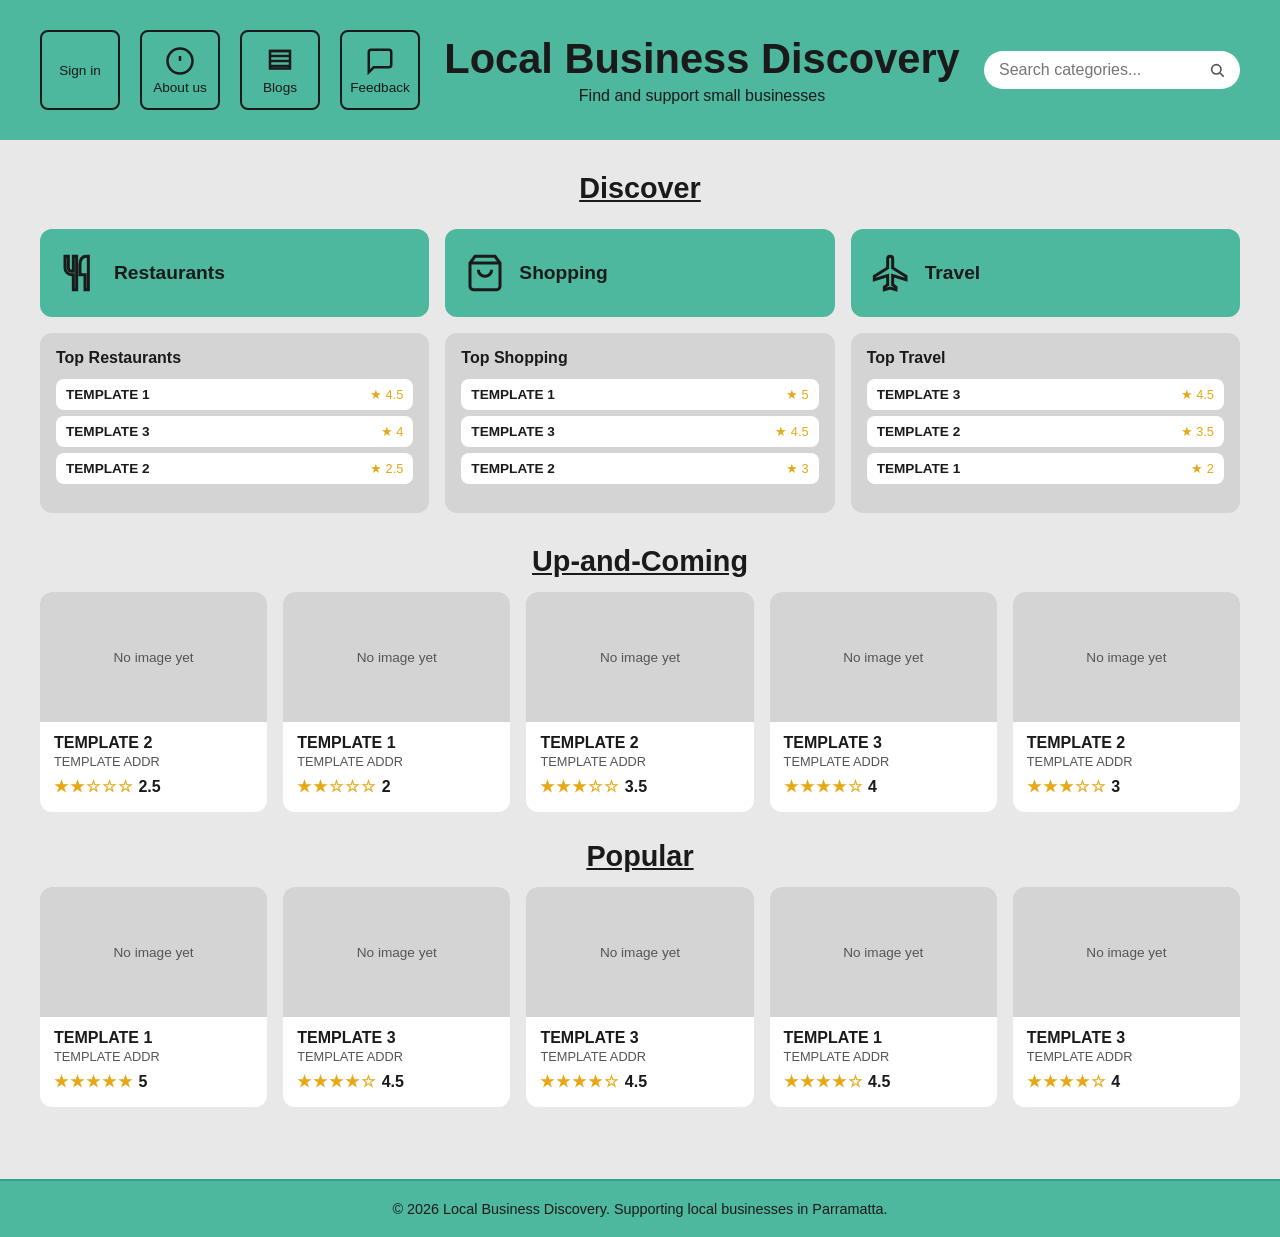
<file: index.html>
<!DOCTYPE html>
<html lang="en">
    <head>
        <meta charset="UTF-8">
        <meta name="viewport" content="width=device-width, initial-scale=1.0">
        <title>Local Business Discovery</title>
        <link rel="stylesheet" href="css/base.css">
        <link rel="stylesheet" href="css/header.css">
        <link rel="stylesheet" href="css/home.css">
        <link rel="stylesheet" href="css/listings.css">
		<link rel="stylesheet" href="css/mobile.css">
    </head>
        <body>

        <!-- main header -->
        <header class="site-header">
            <div class="header-actions">
                <a id="header-auth-link" href="pages/login.html" class="header-action">
					<svg viewBox="0 0 24 24" fill="none" stroke="currentColor" stroke-width="2">
						<circle cx="12" cy="8" r="4"/>
						<path d="M4 20c0-4 4-6 8-6s8 2 8 6"/>
					</svg>
					Sign in
				</a>
                <a href="pages/about.html" class="header-action">
                    <svg viewBox="0 0 24 24" fill="none" stroke="currentColor" stroke-width="2">
                        <circle cx="12" cy="12" r="10"/>
                        <line x1="12" y1="8" x2="12" y2="12"/>
                        <line x1="12" y1="16" x2="12.01" y2="16"/>
                    </svg>
                    About us
                </a>
				<a href="pages/blog.html" class="header-action">
                    <svg viewBox="0 0 24 24" fill="none" stroke="currentColor" stroke-width="2">
                        <path d="M4 4h16v14H4z"/>
                        <line x1="4" y1="4" x2="20" y2="4"/>
                        <line x1="4" y1="8" x2="20" y2="8"/>
                        <line x1="4" y1="12" x2="20" y2="12"/>
                        <line x1="4" y1="16" x2="20" y2="16"/>
                    </svg>
                    Blogs
                </a>
				<a href="pages/feedback-form.html" class="header-action">
                    <svg viewBox="0 0 24 24" fill="none" stroke="currentColor" stroke-width="2">
                        <path d="M21 15a2 2 0 0 1-2 2H7l-4 4V5a2 2 0 0 1 2-2h14a2 2 0 0 1 2 2z"/>
                    </svg>
                    Feedback
                </a>
            </div>

            <div class="header-title"> <!-- this header is off center but who cares anymore -->
                <h1>Local Business Discovery</h1>
                <p>Find and support small businesses</p>
            </div>

            <div class="search-bar">
                <input type="text" placeholder="Search categories...">
                <button aria-label="Search">
                    <svg width="16" height="16" viewBox="0 0 24 24" fill="none" stroke="currentColor" stroke-width="2.5">
                        <circle cx="11" cy="11" r="7"/>
                        <line x1="16.5" y1="16.5" x2="22" y2="22"/>
                    </svg>
                </button>
            </div>
        </header>

        <main class="discover-section">
            <h2>Discover</h2>

            <!-- top category tiles -->
            <div class="category-grid-top">
                <a href="pages/listings.html?category=restaurants" class="category-card">
                    <svg viewBox="0 0 24 24" fill="none" stroke="currentColor" stroke-width="1.8">
                        <path d="M3 2v7c0 2.2 1.8 4 4 4h1v9h2V2H8v9H7C5.9 11 5 10.1 5 9V2H3zM16 2c-2.4 0-4 1.6-4 5v6h3v9h2V2h-1z"/>
                    </svg>
                    Restaurants
                </a>
                <a href="pages/listings.html?category=shopping" class="category-card">
                    <svg viewBox="0 0 24 24" fill="none" stroke="currentColor" stroke-width="1.8">
                        <path d="M6 2L3 6v14a2 2 0 002 2h14a2 2 0 002-2V6l-3-4z"/>
                        <line x1="3" y1="6" x2="21" y2="6"/>
                        <path d="M16 10a4 4 0 01-8 0"/>
                    </svg>
                    Shopping
                </a>
                <a href="pages/listings.html?category=travel" class="category-card">
                    <svg viewBox="0 0 24 24" fill="none" stroke="currentColor" stroke-width="1.8">
                        <path d="M21 16v-2l-8-5V3.5a1.5 1.5 0 00-3 0V9l-8 5v2l8-2.5V19l-2 1.5V22l3.5-1 3.5 1v-1.5L13 19v-5.5l8 2.5z"/>
                    </svg>
                    Travel
                </a>
            </div>

            <!-- top rated per category -->
            <div class="category-grid-bottom">
                <div class="service-card">
                    <h3 class="service-card-title">Top Restaurants</h3>
                    <div class="service-card-list" id="top-restaurants"></div>
                </div>
                <div class="service-card">
                    <h3 class="service-card-title">Top Shopping</h3>
                    <div class="service-card-list" id="top-shopping"></div>
                </div>
                <div class="service-card">
                    <h3 class="service-card-title">Top Travel</h3>
                    <div class="service-card-list" id="top-travel"></div>
                </div>
            </div>

			<div class="featured">
                <div class="up-and-coming"> <!-- low review count -->
                    <h2>Up-and-Coming</h2>
                    <div class="featured-row" id="up-and-coming-listings"></div>
                </div>
                <div class="popular"> <!-- top rated across all categories -->
                    <h2>Popular</h2>
                    <div class="featured-row" id="popular-listings"></div>
                </div>
            </div>
        </main>

        <script src="js/init-templates.js"></script>
        <script src="js/auth.js"></script>
        <script src="js/data.js"></script>
        <script src="js/main.js"></script>
    </main>

    <footer>
        <p>&copy; 2026 Local Business Discovery. Supporting local businesses in Parramatta.</p>
    </footer>
    </body>
</html>
</file>
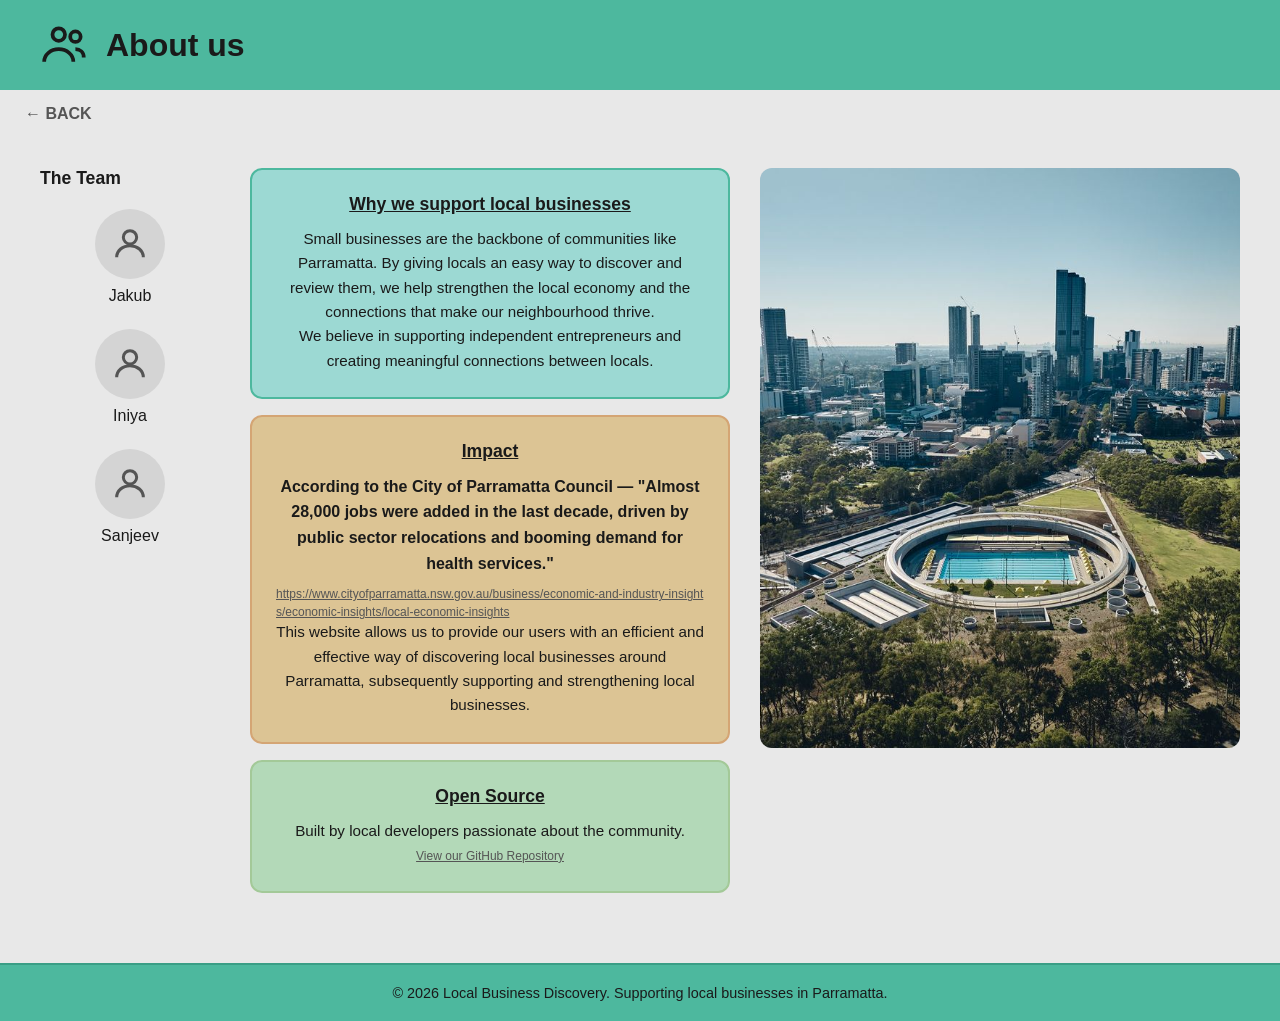
<file: pages/about.html>
<!doctype html>
<html lang="en">
	<head>
		<meta charset="UTF-8" />
		<meta name="viewport" content="width=device-width, initial-scale=1.0" />
		<title>About Us - Local Business Discovery</title>
		<link rel="stylesheet" href="../css/base.css" />
		<link rel="stylesheet" href="../css/header.css" />
		<link rel="stylesheet" href="../css/about.css" />
		<link rel="stylesheet" href="../css/mobile.css">
	</head>
	<body>
		<!-- header -->
		<header class="about-header">
			<div class="header-title">
				<svg
					viewBox="0 0 24 24"
					fill="none"
					stroke="currentColor"
					stroke-width="1.8"
				>
					<circle cx="9" cy="7" r="3" />
					<circle cx="17" cy="8" r="2.5" />
					<path d="M2 20c0-3.3 3.1-6 7-6s7 2.7 7 6" />
					<path d="M17 14c2.2 0 4 1.5 4 4" />
				</svg>
				About us
			</div>
		</header>

		<div class="listings-toolbar">
			<a class="back-link" id="back-link" href="../index.html">← BACK</a>
		</div>

		<!-- main content -->
		<main class="about-body">
			<!-- left: the team -->
			<div class="team-section">
				<h3>The Team</h3>

				<div class="team-member">
					<div class="team-avatar">
						<svg
							viewBox="0 0 24 24"
							fill="none"
							stroke="currentColor"
							stroke-width="1.8"
						>
							<circle cx="12" cy="8" r="4" />
							<path d="M4 20c0-4 3.6-7 8-7s8 3 8 7" />
						</svg>
					</div>
					<span>Jakub</span>
				</div>

				<div class="team-member">
					<div class="team-avatar">
						<svg
							viewBox="0 0 24 24"
							fill="none"
							stroke="currentColor"
							stroke-width="1.8"
						>
							<circle cx="12" cy="8" r="4" />
							<path d="M4 20c0-4 3.6-7 8-7s8 3 8 7" />
						</svg>
					</div>
					<span>Iniya</span>
				</div>

				<div class="team-member">
					<div class="team-avatar">
						<svg
							viewBox="0 0 24 24"
							fill="none"
							stroke="currentColor"
							stroke-width="1.8"
						>
							<circle cx="12" cy="8" r="4" />
							<path d="M4 20c0-4 3.6-7 8-7s8 3 8 7" />
						</svg>
					</div>
					<span>Sanjeev</span>
				</div>
			</div>

			<!-- middle: content cards -->
			<div class="about-content">
				<div class="about-card">
					<h3>Why we support local businesses</h3>
					<p>
						Small businesses are the backbone of communities like Parramatta. By
						giving locals an easy way to discover and review them, we help
						strengthen the local economy and the connections that make our
						neighbourhood thrive.
					</p>
					<p>
						We believe in supporting independent entrepreneurs and creating
						meaningful connections between locals.
					</p>
				</div>

				<div class="about-card">
					<h3>Impact</h3>
					<p class="stat">
						According to the City of Parramatta Council —
						<strong
							>"Almost 28,000 jobs were added in the last decade, driven by
							public sector relocations and booming demand for health
							services."</strong
						>
					</p>
					<a class="source" href="https://www.cityofparramatta.nsw.gov.au/business/economic-and-industry-insights/economic-insights/local-economic-insights">
						https://www.cityofparramatta.nsw.gov.au/business/economic-and-industry-insights/economic-insights/local-economic-insights
					</a>
					<p>
						This website allows us to provide our users with an efficient and
						effective way of discovering local businesses around Parramatta,
						subsequently supporting and strengthening local businesses.
					</p>
				</div>

				<div class="about-card">
					<h3>Open Source</h3>
					<p>Built by local developers passionate about the community.</p>
					<p>
						<a
							class="source"
							href="https://github.com/formulated0/local-business-discovery"
							target="_blank"
							>View our GitHub Repository</a
						>
					</p>
				</div>
			</div>

			<!-- right: parramatta image -->
			<div class="about-image">
				<img src="../images/parramatta.jpg" alt="Parramatta community" />
			</div>
		</main>

		<footer>
			<p>
				&copy; 2026 Local Business Discovery. Supporting local businesses in
				Parramatta.
			</p>
		</footer>
	</body>
</html>
</file>
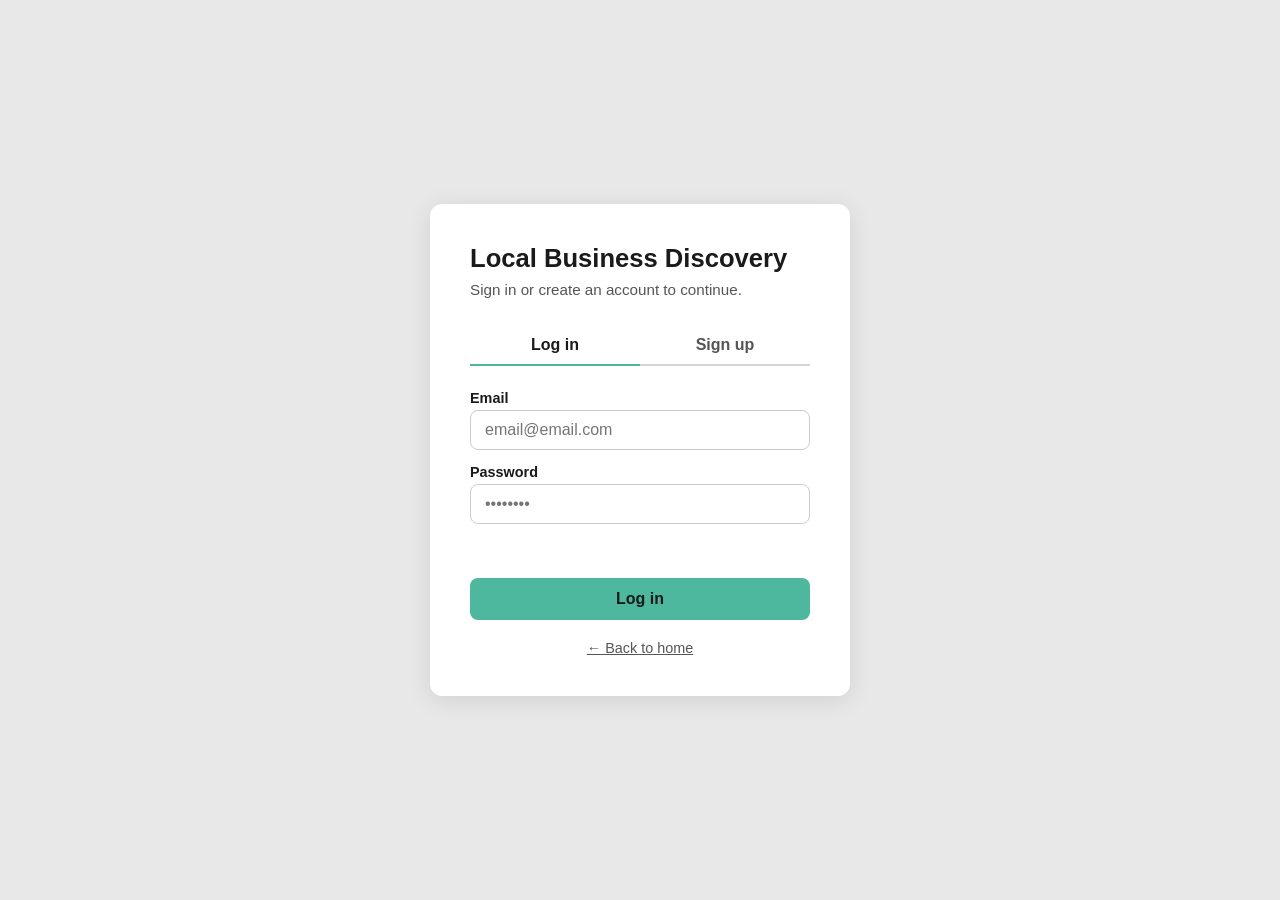
<file: pages/account.html>
<!DOCTYPE html>
<html lang="en">
	<head>
		<meta charset="UTF-8">
		<meta name="viewport" content="width=device-width, initial-scale=1.0">
		<title>Account - Local Business Discovery</title>
		<link rel="stylesheet" href="../css/base.css">
		<link rel="stylesheet" href="../css/header.css">
		<link rel="stylesheet" href="../css/account.css">
	</head>
	<body>

		<header class="account-header">
			<div class="header-title">
				<svg viewBox="0 0 24 24" fill="none" stroke="currentColor" stroke-width="1.8">
					<circle cx="12" cy="8" r="4"/>
					<path d="M4 20c0-4 3.6-7 8-7s8 3 8 7"/>
				</svg>
				<span id="page-title">My Account</span>
			</div>
		</header>

		<div class="listings-toolbar">
			<a href="../index.html" class="back-link">← BACK</a>
		</div>

		<main class="account-body">

			<!-- profile summary -->
			<div class="profile-card">
				<div class="profile-avatar">
					<svg viewBox="0 0 24 24" fill="none" stroke="currentColor" stroke-width="1.8">
						<circle cx="12" cy="8" r="4"/>
						<path d="M4 20c0-4 3.6-7 8-7s8 3 8 7"/>
					</svg>
				</div>
				<div class="profile-info">
					<h2 id="profile-name">-</h2>
					<p class="profile-email" id="profile-email">–</p>
					<p class="profile-type" id="profile-type">–</p>
				</div>
			</div>

			<!-- business listing editor (shown for business accounts only) -->
			<div class="section-card" id="listing-section" style="display:none">
				<h3>
					Your Listing
					<span class="listing-status draft" id="listing-status">Draft</span>
				</h3>
				<div class="listing-form">
					<div>
						<label for="listing-name">Business name</label>
						<input type="text" id="listing-name" placeholder="e.g. Corner Cafe">
					</div>
					<div>
						<label for="listing-category">Category</label>
						<select id="listing-category">
							<option value="restaurants">Restaurants</option>
							<option value="shopping">Shopping</option>
							<option value="travel">Travel</option>
						</select>
					</div>
					<div>
						<label for="listing-address">Address</label>
						<input type="text" id="listing-address" placeholder="e.g. 12 Church St, Parramatta">
					</div>
					<div>
						<label for="listing-description">Description</label>
						<textarea id="listing-description" placeholder="Tell customers about your business..."></textarea>
					</div>
					<div>
						<label for="listing-image">Business image</label>
						<input type="file" id="listing-image" accept="image/*">
						<p class="type-hint" id="image-hint">Optional. Shown on your listing card and detail page.</p>
						<div id="image-preview" style="display:none;margin-top:8px">
							<img id="image-preview-img" style="max-width:100%;border-radius:8px;max-height:160px;object-fit:cover" alt="preview">
						</div>
					</div>
					<p class="save-feedback" id="save-feedback"></p>
					<div class="btn-row">
						<button class="btn btn-primary" onclick="saveListing(false)">Save draft</button>
						<button class="btn btn-primary" onclick="saveListing(true)">Publish listing</button>
					</div>
				</div>
			</div>

			<!-- account actions -->
			<div class="section-card">
				<h3>Account</h3>
				<div class="btn-row">
					<button class="btn btn-danger" onclick="doLogout()">Log out</button>
				</div>
			</div>

		</main>

		<script src="../js/auth.js"></script>
		<script src="../js/data.js"></script>
		<script src="../js/account.js"></script>
	</main>

	<footer>
		<p>&copy; 2026 Local Business Discovery. Supporting local businesses in Parramatta.</p>
	</footer>
	</body>
</html>
</file>
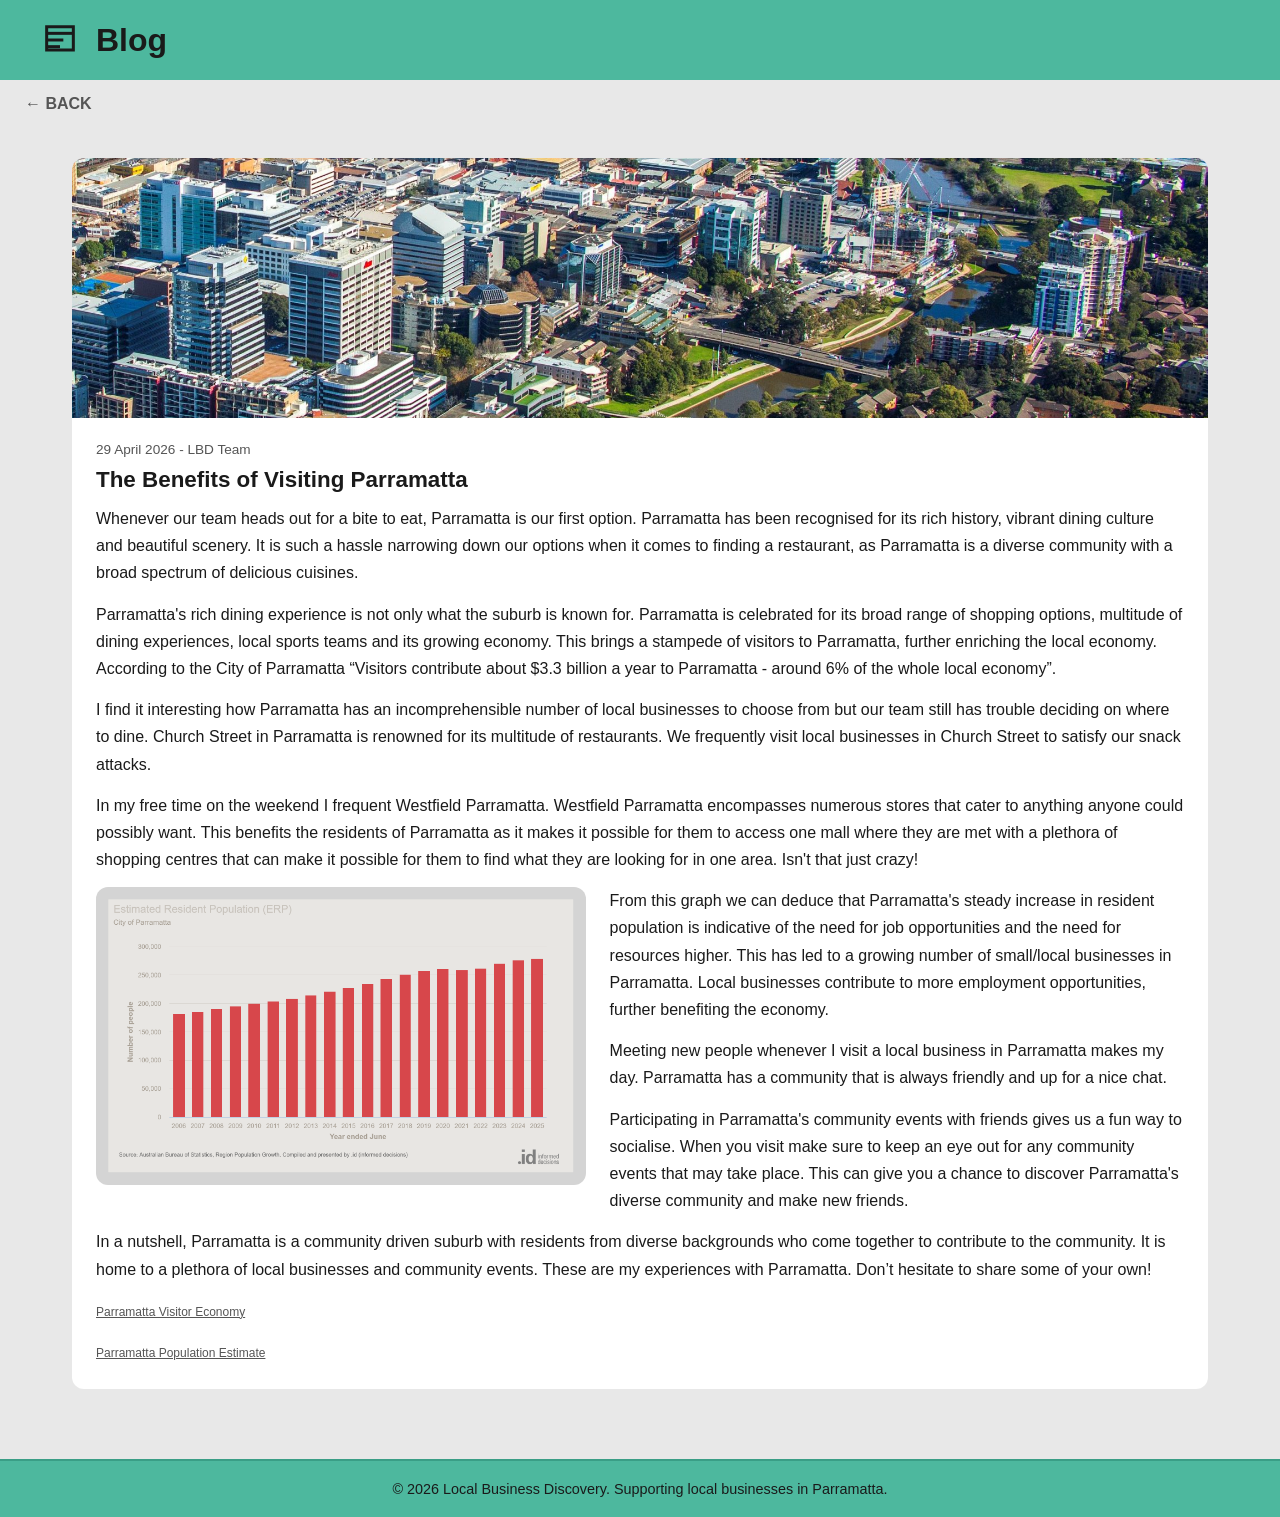
<file: pages/blog.html>
<!DOCTYPE html>
<html lang="en">
	<head>
		<meta charset="UTF-8">
		<meta name="viewport" content="width=device-width, initial-scale=1.0">
		<title>Blog - Local Business Discovery</title>
		<link rel="stylesheet" href="../css/base.css">
		<link rel="stylesheet" href="../css/header.css">
		<link rel="stylesheet" href="../css/blog.css">
	</head>
	<body>

		<header class="blog-header">
			<div class="header-title">
				<svg viewBox="0 0 24 24" fill="none" stroke="currentColor" stroke-width="1.8">
					<path d="M4 4h16v14H4z"/>
					<line x1="4" y1="8" x2="20" y2="8"/>
					<line x1="4" y1="12" x2="14" y2="12"/>
					<line x1="4" y1="16" x2="12" y2="16"/>
				</svg>
				Blog
			</div>
		</header>

		<div class="listings-toolbar">
			<a href="../index.html" class="back-link">← BACK</a>
		</div>

		<main class="blog-body">
			<article class="blog-card">
				<div class="blog-card-image">
					<img src="../images/parramatta2.jpg" alt="picture of parramatta">
				</div>
				<div class="blog-card-body">
					<p class="blog-card-meta">29 April 2026 - LBD Team</p>
					<h2 class="blog-card-title">The Benefits of Visiting Parramatta</h2>
					<div class="blog-card-content">
						<p>
							Whenever our team heads out for a bite to eat, Parramatta is our first option. Parramatta has been recognised for its rich history, vibrant dining culture and beautiful scenery. It is such a hassle narrowing down our options when it comes to finding a restaurant, as Parramatta is a diverse community with a broad spectrum of delicious cuisines.
						</p>
						<p>
							Parramatta's rich dining experience is not only what the suburb is known for. Parramatta is celebrated for its broad range of shopping options, multitude of dining experiences, local sports teams and its growing economy. This brings a stampede of visitors to Parramatta, further enriching the local economy. According to the City of Parramatta “Visitors contribute about $3.3 billion a year to Parramatta - around 6% of the whole local economy”.
						</p>
						<p>
							I find it interesting how Parramatta has an incomprehensible number of local businesses to choose from but our team still has trouble deciding on where to dine. Church Street in Parramatta is renowned for its multitude of restaurants. We frequently visit local businesses in Church Street to satisfy our snack attacks.
						</p>
						<p>
							In my free time on the weekend I frequent Westfield Parramatta. Westfield Parramatta encompasses numerous stores that cater to anything anyone could possibly want. This benefits the residents of Parramatta as it makes it possible for them to access one mall where they are met with a plethora of shopping centres that can make it possible for them to find what they are looking for in one area. Isn't that just crazy!
						</p>
						<div class="blog-content-image">
							<img src="../images/graph.png" alt="parramatta visitor economy graph">
						</div>
						<p>
							From this graph we can deduce that Parramatta's steady increase in resident population is indicative of the need for job opportunities and the need for resources higher. This has led to a growing number of small/local businesses in Parramatta. Local businesses contribute to more employment opportunities, further benefiting the economy.
						</p>
						<p>
							Meeting new people whenever I visit a local business in Parramatta makes my day. Parramatta has a community that is always friendly and up for a nice chat.
						</p>
						<p>
							Participating in Parramatta's community events with friends gives us a fun way to socialise. When you visit make sure to keep an eye out for any community events that may take place. This can give you a chance to discover Parramatta's diverse community and make new friends. 

						</p>
						<p>
							In a nutshell, Parramatta is a community driven suburb with residents from diverse backgrounds who come together to contribute to the community. It is home to a plethora of local businesses and community events. These are my experiences with Parramatta. Don’t hesitate to share some of your own!
						</p>
						<p>
							<a
								class="source"
								href="https://atparramatta.com/business/parramattas-visitor-economy#:~:text=Over%2060%25%20of%20all%20local,above%20the%20Greater%20Sydney%20average"
								target="_blank">
								Parramatta Visitor Economy
							</a>
						</p>
						<p>
							<a
								class="source"
								href="https://profile.id.com.au/parramatta/population-estimate"
								target="_blank">
								Parramatta Population Estimate
							</a>
						</p>
					</div>
				</div>
			</article>
		</main>
		<footer>
			<p>&copy; 2026 Local Business Discovery. Supporting local businesses in Parramatta.</p>
		</footer>
	</body>
</html>
</file>
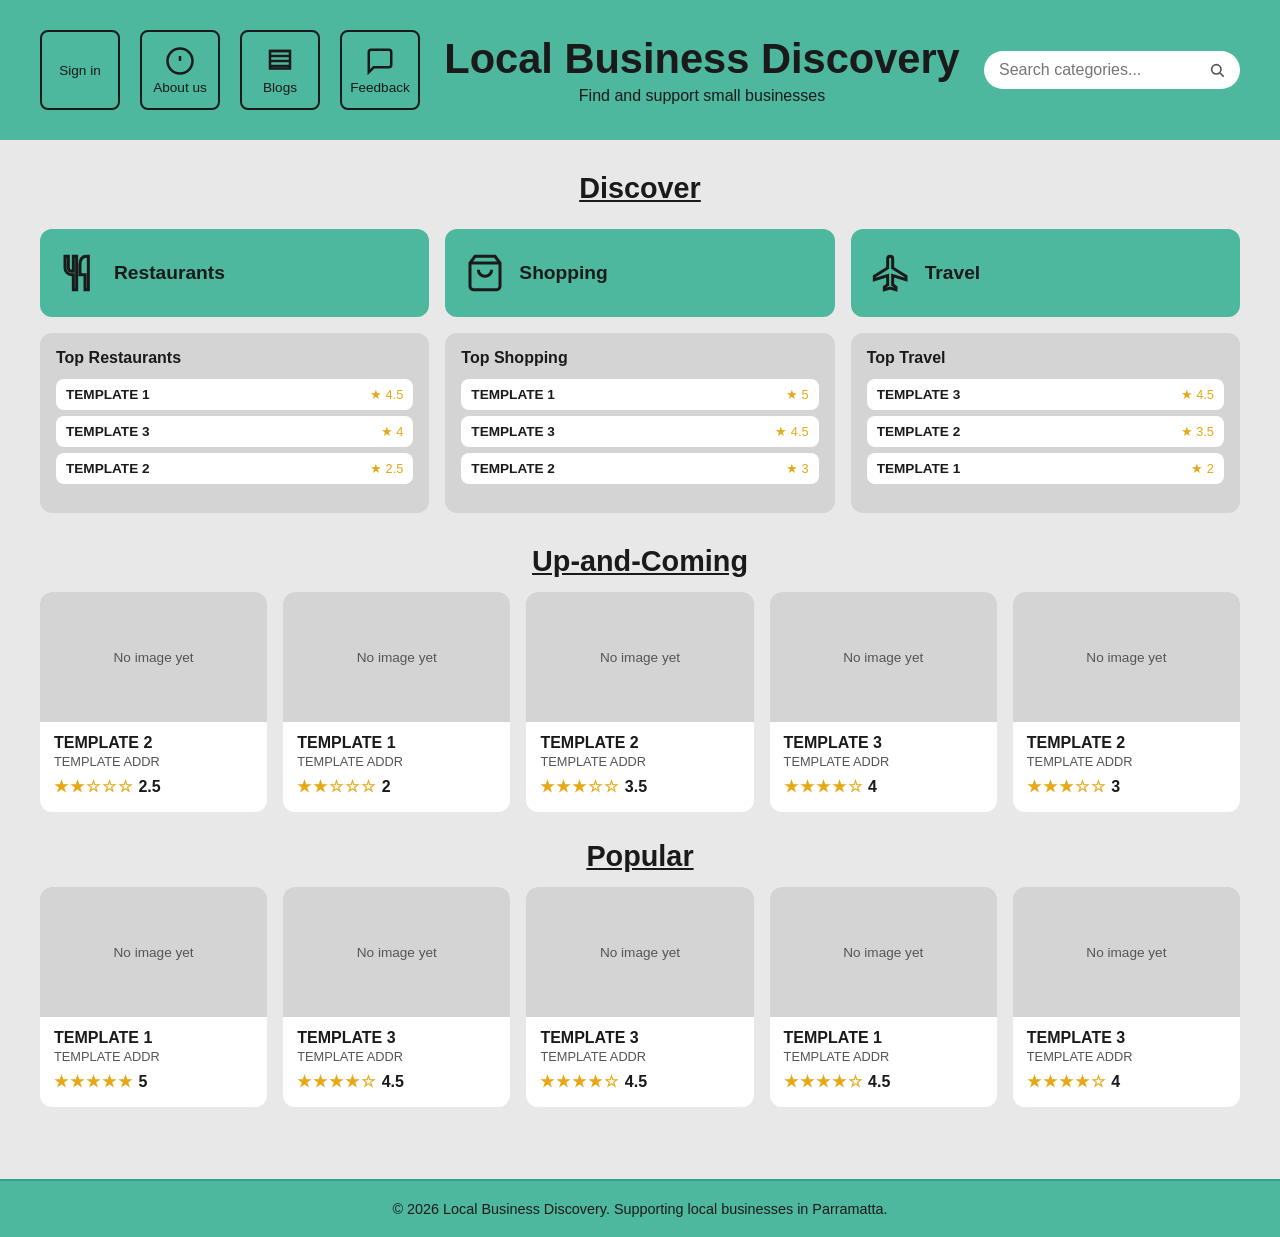
<file: pages/business.html>
<!DOCTYPE html>
<html lang="en">
	<head>
		<meta charset="UTF-8">
		<meta name="viewport" content="width=device-width, initial-scale=1.0">
		<title>Business - Local Business Discovery</title>
		<link rel="stylesheet" href="../css/base.css">
		<link rel="stylesheet" href="../css/header.css">
		<link rel="stylesheet" href="../css/business.css">
		<link rel="stylesheet" href="../css/mobile.css">
	</head>
	<body>

		<!-- business header -->
		<header class="business-header">
			<div class="header-title">
				<span id="business-name">Business Name</span>
			</div>
		</header>

		<!-- toolbar -->
		<div class="listings-toolbar">
			<a class="back-link" id="back-link" href="../index.html">← BACK</a>
		</div>

		<!-- main content -->
		<main class="business-body">

			<!-- left: description + address -->
			<div class="business-left">
				<div class="business-description" id="business-description">
					Business description...
				</div>
				<div class="business-address-box">
					<span class="address-label">📍 Address</span> <!-- this emoji might not render on all devices - not fixable for now -->
					<p id="business-address">-</p>
				</div>
			</div>

			<!-- middle: image + star rating -->
			<div class="business-middle">
				<div class="business-image" id="business-image">
					<span>No image provided</span>
				</div>
				<div class="business-stars" id="business-stars">
					☆☆☆☆☆ <span>No ratings yet</span>
				</div>
			</div>

			<!-- right: reviews -->
			<div class="business-reviews">
				<h2>Reviews</h2>

				<button class="btn btn-primary review-btn" id="write-review-btn" onclick="startReview()">Write a review</button>

				<!-- review form (hidden until write-review clicked) -->
				<div class="review-form" id="review-form" style="display:none">
					<div class="star-picker">
						<span class="star-pick" data-value="1">★</span>
						<span class="star-pick" data-value="2">★</span>
						<span class="star-pick" data-value="3">★</span>
						<span class="star-pick" data-value="4">★</span>
						<span class="star-pick" data-value="5">★</span>
					</div>
					<textarea id="review-text" placeholder="Share your experience..."></textarea>
					<p class="review-error" id="review-error"></p>
					<div class="btn-row">
						<button class="btn btn-primary" onclick="submitReview()">Submit</button>
						<button class="btn btn-secondary" onclick="cancelReview()">Cancel</button>
					</div>
				</div>

				<div id="reviews-list">
					<!-- rendered by business.js -->
				</div>
			</div>

		</main>

		<script src="../js/auth.js"></script>
		<script src="../js/data.js"></script>
		<script src="../js/business.js"></script>
	</main>

	<footer>
		<p>&copy; 2026 Local Business Discovery. Supporting local businesses in Parramatta.</p>
	</footer>
	</body>
</html>
</file>
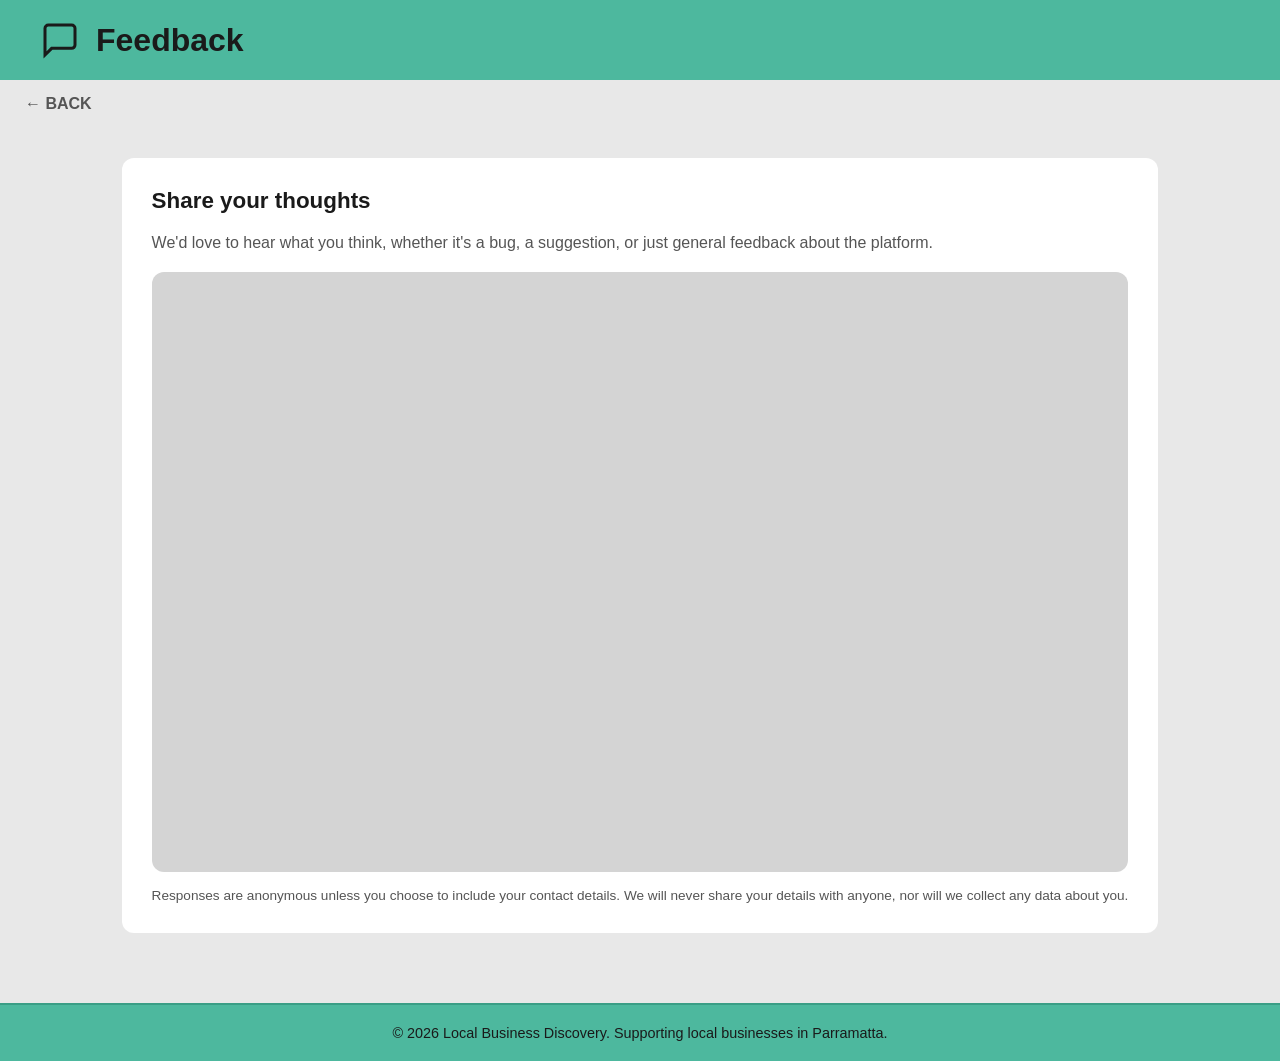
<file: pages/feedback-form.html>
<!DOCTYPE html>
<html lang="en">
	<head>
		<meta charset="UTF-8">
		<meta name="viewport" content="width=device-width, initial-scale=1.0">
		<title>Feedback - Local Business Discovery</title>
		<link rel="stylesheet" href="../css/base.css">
		<link rel="stylesheet" href="../css/header.css">
		<link rel="stylesheet" href="../css/feedback.css">
	</head>
	<body>

		<header class="feedback-header">
			<div class="header-title">
				<svg viewBox="0 0 24 24" fill="none" stroke="currentColor" stroke-width="1.8">
					<path d="M21 15a2 2 0 0 1-2 2H7l-4 4V5a2 2 0 0 1 2-2h14a2 2 0 0 1 2 2z"/>
				</svg>
				Feedback
			</div>
		</header>

		<div class="listings-toolbar">
			<a href="../index.html" class="back-link">← BACK</a>
		</div>

		<main class="feedback-body">
			<div class="feedback-card">
				<h2>Share your thoughts</h2>
				<p class="feedback-desc">
					We'd love to hear what you think, whether it's a bug, a suggestion, or just general feedback about the platform.
				</p>
				<div class="form-embed"> <!-- really easy way of making a form - no backend needed from me so i like this -->
					<iframe
						src="https://docs.google.com/forms/d/e/1FAIpQLScZEdHRV0Aabhf1tgRleEEuGaCS8ZYq7JRrTYB-lLY-xOI4vg/viewform?embedded=true"
						width="100%"
						height="600"
						frameborder="0"
						marginheight="0"
						marginwidth="0">
						Loading form...
					</iframe>
				</div>

				<p class="feedback-note">
					Responses are anonymous unless you choose to include your contact details. We will never share your details with anyone, nor will we collect any data about you.
				</p>
			</div>
		</main>

		<footer>
			<p>&copy; 2026 Local Business Discovery. Supporting local businesses in Parramatta.</p>
		</footer>
	</body>
</html>
</file>
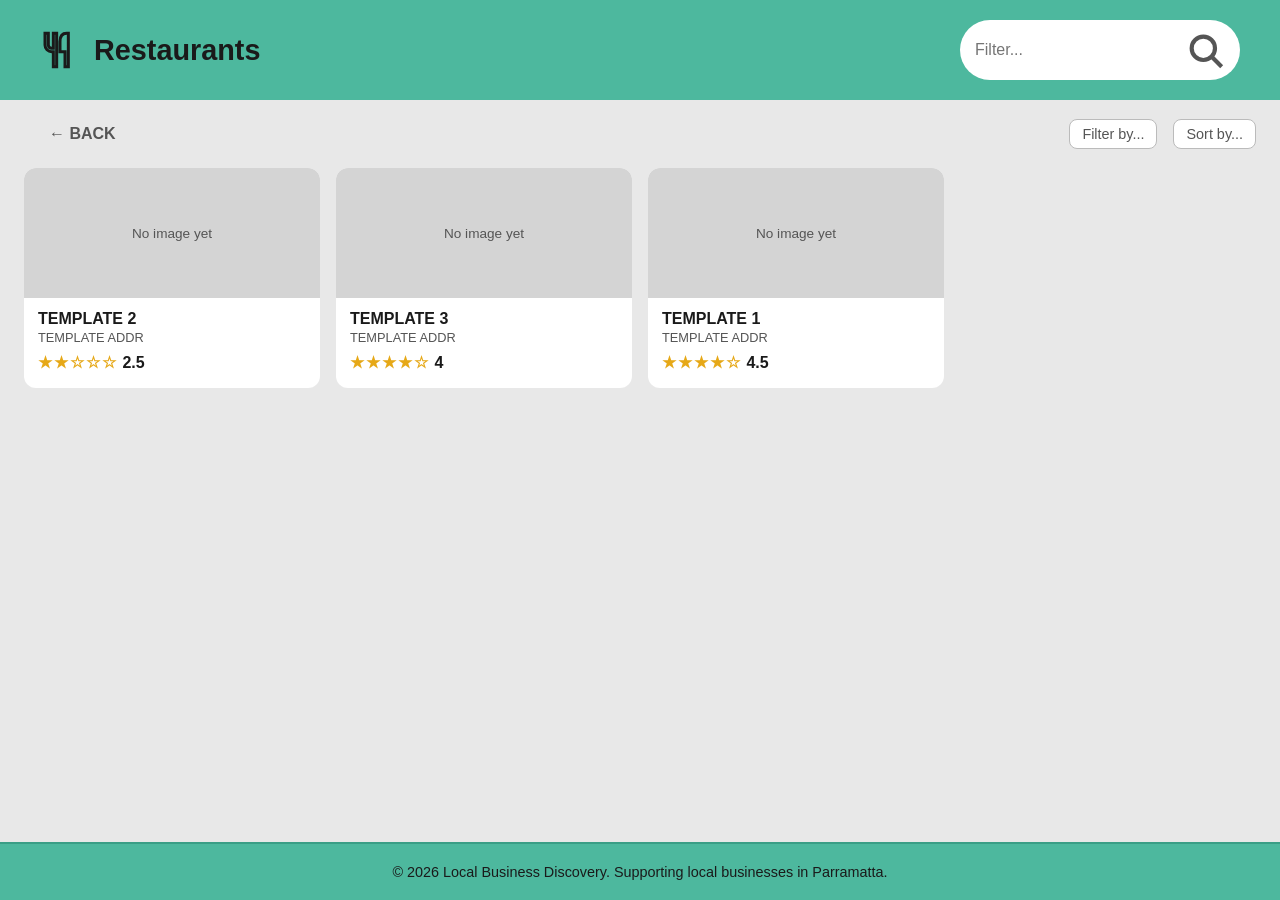
<file: pages/listings.html>
<!DOCTYPE html>
<html lang="en">
    <head>
        <meta charset="UTF-8">
        <meta name="viewport" content="width=device-width, initial-scale=1.0">
        <title>Listings – Local Business Discovery</title>
        <link rel="stylesheet" href="../css/base.css">
        <link rel="stylesheet" href="../css/header.css">
        <link rel="stylesheet" href="../css/listings.css">
		<link rel="stylesheet" href="../css/mobile.css">
    </head>
    <body>

        <!-- category header -->
        <header class="listings-header">
            <div class="header-title">
                <svg id="category-icon" viewBox="0 0 24 24" fill="none" stroke="currentColor" stroke-width="1.8"></svg>
                <span id="category-title">Listings</span>
            </div>
            <div class="search-bar">
                <input type="text" placeholder="Filter...">
                <button aria-label="Search">
                    <svg width="16" height="16" viewBox="0 0 24 24" fill="none" stroke="currentColor" stroke-width="2.5">
                        <circle cx="11" cy="11" r="7"/>
                        <line x1="16.5" y1="16.5" x2="22" y2="22"/>
                    </svg>
                </button>
            </div>
        </header>

        <!-- toolbar -->
        <div class="listings-toolbar">
            <a href="../index.html" class="back-link">← BACK</a>
            <div class="toolbar-right">

				<!-- filter button -->
				<div class="toolbar-dropdown">
					<button class="toolbar-btn" id="filter-btn">Filter by...</button>
					<div class="dropdown-panel" id="filter-panel">
						<p class="dropdown-label">Minimum rating</p>
						<div class="rating-options">
							<button class="rating-option active" data-min="0">Any</button>
							<button class="rating-option" data-min="3">3★+</button>
							<button class="rating-option" data-min="4">4★+</button>
							<button class="rating-option" data-min="4.5">4.5★+</button>
						</div>
					</div>
				</div>

				<!-- sort button -->
				<div class="toolbar-dropdown">
					<button class="toolbar-btn" id="sort-btn">Sort by...</button>
					<div class="dropdown-panel" id="sort-panel">
						<button class="sort-option active" data-sort="default">Default</button>
						<button class="sort-option" data-sort="top">Highest rated</button>
						<button class="sort-option" data-sort="lowest">Lowest rated</button>
						<button class="sort-option" data-sort="mostreviews">Most reviewed</button>
						<button class="sort-option" data-sort="az">A - Z</button>
						<button class="sort-option" data-sort="za">Z - A</button>
					</div>
				</div>
            </div>
        </div>

        <!-- business listings -->
        <main>
            <div class="listings-grid" id="listings-grid">
                <!-- cards injected by listings.js -->
            </div>
        </main>

        <script src="../js/data.js"></script>
        <script src="../js/listings.js"></script>
    </main>

    <footer>
        <p>&copy; 2026 Local Business Discovery. Supporting local businesses in Parramatta.</p>
    </footer>
    </body>
</html>
</file>
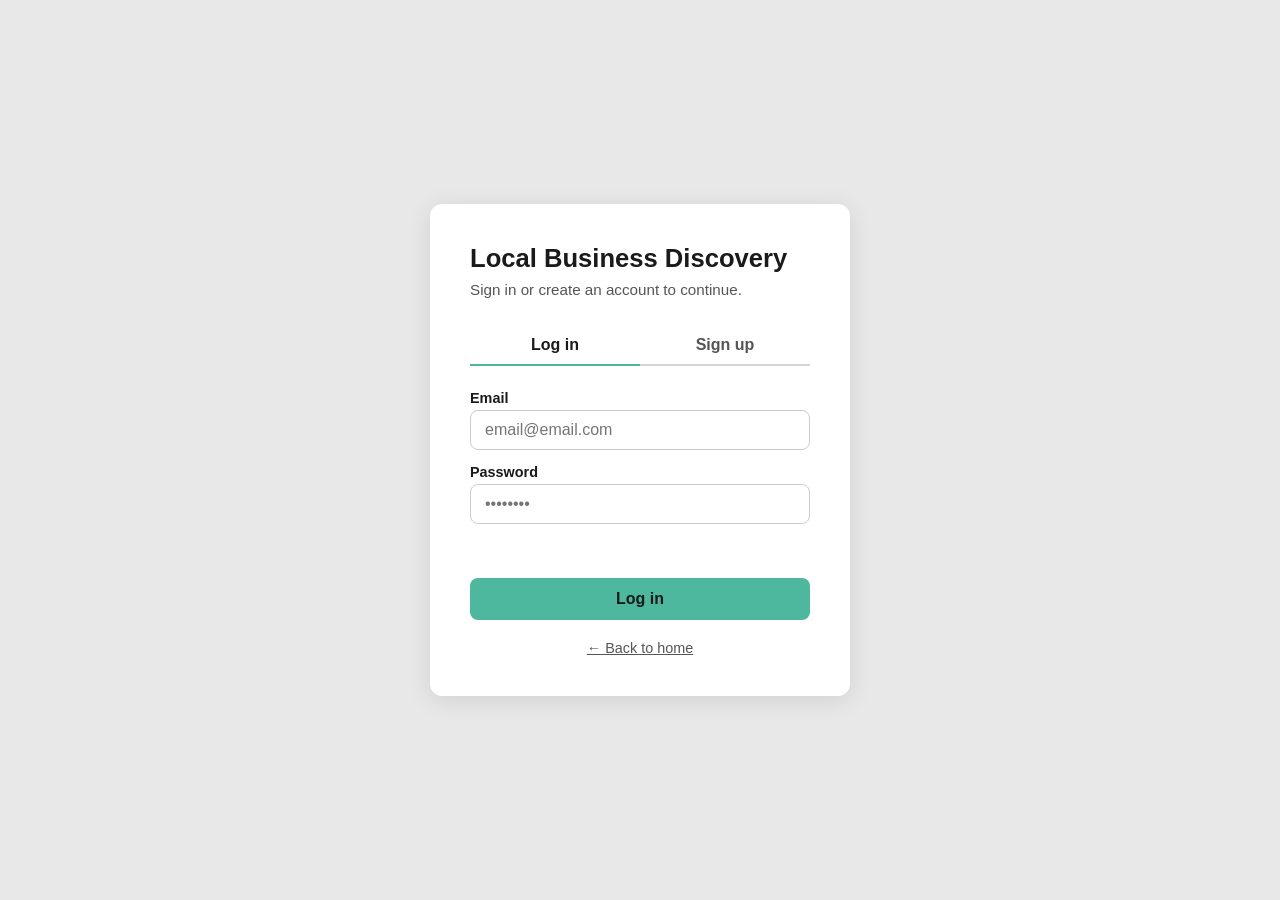
<file: pages/login.html>
<!DOCTYPE html>
<html lang="en">
	<head>
		<meta charset="UTF-8">
		<meta name="viewport" content="width=device-width, initial-scale=1.0">
		<title>Sign In – Local Business Discovery</title>
		<link rel="stylesheet" href="../css/base.css">
		<link rel="stylesheet" href="../css/login.css">
	</head>
	<body>

		<div class="login-page">
			<div class="login-box">
				<h1>Local Business Discovery</h1>
				<p class="subtitle">Sign in or create an account to continue.</p>

				<!-- log in / sign up tabs -->
				<div class="auth-tabs">
					<button class="auth-tab active" id="tab-login" onclick="showTab('login')">Log in</button>
					<button class="auth-tab" id="tab-signup" onclick="showTab('signup')">Sign up</button>
				</div>

				<!-- log in form -->
				<div id="form-login" class="auth-form">
					<div>
						<label for="login-email">Email</label>
						<input type="email" id="login-email" placeholder="email@email.com">
					</div>
					<div>
						<label for="login-password">Password</label>
						<input type="password" id="login-password" placeholder="••••••••">
					</div>
					<p class="auth-error" id="login-error"></p>
					<button class="auth-submit" onclick="doLogin()">Log in</button>
				</div>

				<!-- sign up form -->
				<div id="form-signup" class="auth-form" style="display:none">
					<div>
						<label for="signup-name">Name</label>
						<input type="text" id="signup-name" placeholder="Your name">
					</div>
					<div>
						<label for="signup-email">Email</label>
						<input type="email" id="signup-email" placeholder="email@email.com">
					</div>
					<div>
						<label for="signup-password">Password</label>
						<input type="password" id="signup-password" placeholder="••••••••">
					</div>
					<div>
						<label>Account type</label>
						<div class="type-toggle">
							<button class="type-btn selected" id="type-customer" onclick="selectType('customer')">Customer</button>
							<button class="type-btn" id="type-business" onclick="selectType('business')">Business owner</button>
						</div>
						<p class="type-hint" id="type-hint">Browse and review local businesses.</p>
					</div>
					<p class="auth-error" id="signup-error"></p>
					<button class="auth-submit" onclick="doSignup()">Create account</button>
				</div>

				<a href="../index.html" class="login-back">← Back to home</a>
			</div>
		</div>

		<script src="../js/auth.js"></script>
		<script src="../js/login.js"></script>
	</body>
</html>
</file>
<file: css/base.css>
*, *::before, *::after {
    box-sizing: border-box;
    margin: 0;
    padding: 0;
}

/* variables so i dont need to mess around with colours */
:root {
    --green: #4db89e;
    --green-dark: #3a9e86;
    --bg: #e8e8e8;
    --card-bg: #d4d4d4;
    --white: #ffffff;
    --text: #1a1a1a;
    --text-muted: #555555;
    --radius: 12px; /* doesnt even fit half the time */
    --header-height: 140px;
}

body {
    font-family: 'Segoe UI', sans-serif;
    background: var(--bg);
    color: var(--text);
    min-height: 100vh;
    display: flex;
    flex-direction: column;
}

main {
    flex: 1;
}

a {
    color: inherit;
    text-decoration: none;
}

button {
    cursor: pointer;
    border: none;
    background: none;
    font: inherit;
}

/* shared button styles */
.btn {
	padding: 10px 20px;
	border-radius: 8px;
	font-size: 1rem;
	font-weight: 600;
	cursor: pointer;
	border: none;
	transition: background 0.15s;
}

.btn-primary {
	background: var(--green);
	color: var(--text);
}

.btn-primary:hover {
	background: var(--green-dark);
}

footer {
	background: var(--green);
	padding: 20px 40px;
	text-align: center;
	margin-top: 40px;
	font-size: 0.9rem;
	color: var(--text);
	border-top: 2px solid var(--green-dark);
}
</file>
<file: css/header.css>
/* site header */

.site-header {
    background: var(--green);
    padding: 30px 40px;
    display: grid;
    grid-template-columns: auto 1fr auto;
    align-items: center;
    gap: 20px;
}

.site-header .header-title {
    text-align: center;
    justify-self: center;
}

.site-header h1 {
    font-size: 2.6rem;
    font-weight: 800;
    color: var(--text);
}

.site-header p {
    font-size: 1rem;
    color: var(--text);
    margin-top: 4px;
}

/* search bar in header */
.search-bar {
    display: flex;
    align-items: center;
    background: var(--white);
    border-radius: 30px;
    padding: 10px 15px;
    gap: 10px;
    min-width: 220px;
}

.search-bar input {
    border: none;
    outline: none;
    font-size: 1rem;
    background: transparent;
    color: var(--text);
    width: 100%;
}

.search-bar button {
    color: var(--text-muted);
    font-size: 1rem;
    display: flex;
    align-items: center;
}

/* header user actions (profile/location icons) */
.header-actions {
    display: flex;
    gap: 20px;
    align-items: center;
}

.header-action {
    width: 80px;
    height: 80px;
    display: flex;
    flex-direction: column;
    align-items: center;
    justify-content: center;
    gap: 4px;
    font-size: 0.85rem;
    color: var(--text);
    border: 2px solid var(--text);
    border-radius: 8px;
    transition: all 0.2s;
}

.header-action:hover {
    background: rgba(255, 255, 255, 0.1);
    border-color: var(--white);
}

.header-action svg {
    width: 30px;
    height: 30px;
}

/* back link */
.back-link {
    display: inline-flex;
    align-items: center;
    gap: 6px;
    padding: 15px 25px;
    font-size: 1rem;
    font-weight: 600;
    color: var(--text-muted);
    cursor: pointer;
    background: none;
    border: none;
}

.back-link:hover {
    color: var(--text);
}
</file>
<file: css/home.css>
.discover-section {
    padding: 32px 40px;
}

.discover-section h2 {
    text-align: center;
    font-size: 1.8rem;
    font-weight: 700;
    text-decoration: underline;
    margin-bottom: 24px;
}

/* top category cards */
.category-grid-top {
    display: grid;
    grid-template-columns: repeat(3, 1fr);
    gap: 16px;
    margin-bottom: 16px;
}

.category-card {
    background: var(--green);
    border-radius: var(--radius);
    padding: 24px 20px;
    display: flex;
    align-items: center;
    gap: 14px;
    font-size: 1.2rem;
    font-weight: 600;
    cursor: pointer; /* force cursor otherwise sometimes breaks */
    transition: background 0.2s;
}

.category-card:hover {
    background: var(--green-dark);
}

.category-card svg,
.category-card img {
    width: 40px;
    height: 40px;
}

/* bottom service preview cards */
.category-grid-bottom {
    display: grid;
    grid-template-columns: repeat(3, 1fr);
    gap: 16px;
    margin-bottom: 20px;
}

.service-card {
    background: var(--card-bg);
    border-radius: var(--radius);
    height: 180px;
    padding: 16px;
    display: flex;
    flex-direction: column;
    gap: 8px;
    overflow: hidden;
}

.service-card-title {
    font-size: 1rem;
    font-weight: 700;
    margin-bottom: 4px;
    flex-shrink: 0;
}

.service-card-list {
    display: flex;
    flex-direction: column;
    gap: 6px;
    overflow: hidden;
}

/* mini listing row inside service card */
.mini-card {
    display: flex;
    align-items: center;
    justify-content: space-between;
    background: var(--white);
    border-radius: 8px;
    padding: 8px 10px;
    font-size: 0.85rem;
    text-decoration: none;
    color: var(--text);
    transition: background 0.15s;
}

.mini-card:hover {
    background: #ebebeb;
}

.mini-card-name {
    font-weight: 600;
    white-space: nowrap;
    overflow: hidden;
    text-overflow: ellipsis;
    max-width: 65%;
}

.mini-card-rating {
    color: #e6a817;
    font-size: 0.8rem;
    white-space: nowrap;
    flex-shrink: 0;
}

.service-card-empty {
    font-size: 0.85rem;
    color: var(--text-muted);
    margin: auto 0;
}

/* featured sections */
.featured {
	margin-top: 32px;
	display: flex;
	flex-direction: column;
	gap: 28px;
}

.featured h2 {
	font-size: 1.8rem;
	font-weight: 700;
	text-decoration: underline;
	margin-bottom: 14px;
}

.featured-row {
	display: grid;
	grid-template-columns: repeat(5, 1fr);
	gap: 16px;
}

.featured-empty {
	color: var(--text-muted);
	font-size: 0.95rem;
}
</file>
<file: css/listings.css>
/* listings / category page styles */

.listings-header {
    background: var(--green);
    padding: 20px 40px;
    display: flex;
    align-items: center;
    justify-content: space-between;
}

.listings-header .header-title {
    display: flex;
    align-items: center;
    gap: 14px;
    font-size: 1.8rem;
    font-weight: 700;
}

.listings-header svg {
    width: 40px;
    height: 40px;
}

/* toolbar: back / filter / sort */
.listings-toolbar {
    display: flex;
    align-items: center;
    justify-content: space-between;
    padding: 10px 24px;
}

.toolbar-right {
    display: flex;
    align-items: center;
    gap: 16px;
}

.toolbar-btn {
    font-size: 0.9rem;
    color: var(--text-muted);
    padding: 6px 12px;
    border-radius: 8px;
    border: 1px solid #bbb;
    background: var(--white);
    cursor: pointer;
}

.toolbar-btn:hover {
    background: var(--card-bg);
}

/* business cards grid */
.listings-grid {
    display: grid;
    grid-template-columns: repeat(4, 1fr);
    gap: 16px;
    padding: 0 24px 32px;
}

.business-card {
    display: block;
    background: var(--white);
    border-radius: var(--radius);
    overflow: hidden;
    cursor: pointer;
    transition: transform 0.15s, box-shadow 0.15s;
}

.business-card:hover {
    transform: translateY(-3px);
    box-shadow: 0 6px 20px rgba(0,0,0,0.1);
}

.business-card .card-image {
    background: var(--card-bg);
    height: 130px;
    display: flex;
    align-items: center;
    justify-content: center;
    color: var(--text-muted);
    font-size: 0.85rem;
}

.business-card .card-body {
    padding: 12px 14px;
}

.business-card .card-name {
    font-size: 1rem;
    font-weight: 700;
}

.business-card .card-address {
    font-size: 0.8rem;
    color: var(--text-muted);
    margin: 2px 0 8px;
}

.business-card .card-rating {
    font-size: 1rem;
    font-weight: 600;
    margin-bottom: 4px;
}

.business-card .card-review {
    font-size: 0.8rem;
    color: var(--text-muted);
    display: -webkit-box;
    -webkit-line-clamp: 2; /* not sure why this is warninged but it works */
    -webkit-box-orient: vertical;
    overflow: hidden;
}

/* star rating display */
.stars {
  color: #e6a817;
  letter-spacing: 2px;
}

/* filter/sort dropdowns */
.toolbar-dropdown {
	position: relative;
}
 
.dropdown-panel {
	display: none;
	position: absolute;
	top: calc(100% + 8px);
	right: 0;
	background: var(--white);
	border-radius: var(--radius);
	box-shadow: 0 4px 20px rgba(0,0,0,0.12);
	padding: 14px;
	min-width: 180px;
	flex-direction: column;
	gap: 6px;
	z-index: 100; /* otherwise its behind the hover effect on cards */
}
 
.dropdown-panel.open {
	display: flex;
}
 
.dropdown-label {
	font-size: 0.8rem;
	font-weight: 700;
	color: var(--text-muted);
	text-transform: uppercase;
	letter-spacing: 0.05em;
	margin-bottom: 4px;
}
 
/* rating filter pills */
.rating-options {
	display: flex;
	gap: 6px;
	flex-wrap: wrap;
}
 
.rating-option {
	padding: 5px 10px;
	border: 1px solid #ccc;
	background: var(--white);
	font-size: 0.85rem;
	cursor: pointer;
}
 
.rating-option.active {
	background: var(--green);
	border-color: var(--green);
	font-weight: 600;
}
 
/* sort options list */
.sort-option {
	width: 100%;
	text-align: left;
	padding: 8px 10px;
	font-size: 1rem;
	cursor: pointer;
	background: none;
	border: none;
}
 
.sort-option:hover {
	background: var(--card-bg);
}
 
.sort-option.active {
	font-weight: 700;
	background: var(--card-bg);
}
</file>
<file: css/mobile.css>
/* mobile overrides */

@media (max-width: 800px) /* this might actually be too wide for normal phones */ {

	/* site header (index.html) */
	.site-header {
		grid-template-columns: 1fr;
		padding: 16px 20px;
		gap: 12px;
		text-align: center;
	}

	.site-header h1 {
		font-size: 1.6rem;
	}

	.header-actions {
		justify-content: center;
		flex-wrap: wrap;
		gap: 10px;
	}

	.header-action {
		width: 64px;
		height: 64px;
		font-size: 0.7rem;
	}

	.search-bar {
		min-width: unset;
		width: 100%;
	}

	/* home page */
	.discover-section {
		padding: 20px 16px;
	}

	.category-grid-top,
	.category-grid-bottom {
		grid-template-columns: 1fr;
	}

	.category-card {
		padding: 16px;
	}

	.service-card {
		height: auto;
		min-height: 120px;
	}

	.featured-row {
		grid-template-columns: repeat(2, 1fr);
	}

	/* listings page */
	.listings-header {
		flex-direction: column;
		align-items: flex-start;
		padding: 16px 20px;
		gap: 10px;
	}

	.listings-header .search-bar {
		width: 100%;
	}

	.listings-toolbar {
		padding: 8px 16px;
		flex-wrap: wrap;
		gap: 8px;
	}

	.listings-grid {
		grid-template-columns: repeat(2, 1fr);
		padding: 0 16px 24px;
		gap: 12px;
	}

	/* business detail page */
	.business-header {
		padding: 16px 20px;
	}

	.business-header .header-title {
		font-size: 1.4rem;
	}

	.business-body {
		grid-template-columns: 1fr;
		padding: 16px 20px;
		gap: 16px;
	}

	/* about page */
	.about-header {
		padding: 16px 20px;
	}

	.about-body {
		grid-template-columns: 1fr;
		padding: 16px 20px;
		gap: 16px;
	}

	.about-image {
		height: 200px;
	}

	.team-section {
		display: flex;
		flex-direction: row;
		flex-wrap: wrap;
		gap: 16px;
	}

	.team-member {
		margin-bottom: 0;
	}

	/* account page */
	.account-header {
		padding: 16px 20px;
	}

	.account-body {
		padding: 16px 20px;
		min-width: unset;
		max-width: 100%;
	}

	/* blog page */
	.blog-body {
		padding: 16px 20px;
		min-width: unset;
		max-width: 100%;
	}

	/* feedback page */
	.feedback-body {
		padding: 16px 20px;
		min-width: unset;
		max-width: 100%;
	}

	/* shared toolbar */
	.back-link {
		padding: 10px 16px;
	}

	footer {
		padding: 16px 20px;
	}

}

/* very small phones (unlikely but whatever) */
@media (max-width: 400px) {
	.listings-grid {
		grid-template-columns: 1fr;
	}

	.featured-row {
		grid-template-columns: 1fr;
	}

	.site-header h1 {
		font-size: 1.3rem;
	}
}
</file>
<file: css/about.css>
/* about us page */

.about-header {
    background: var(--green);
    padding: 20px 40px;
    display: flex;
    align-items: center;
    justify-content: space-between;
}

.about-header .header-title {
    display: flex;
    align-items: center;
    gap: 16px;
    font-size: 2rem;
    font-weight: 700;
}

.about-header svg {
    width: 50px;
    height: 50px;
}

/* three-column layout */
.about-body {
    display: grid;
    grid-template-columns: 180px 1fr 1fr;
    gap: 30px;
    padding: 30px 40px;
    align-items: start;
}

/* left: team list */
.team-section h3 {
    font-size: 1.1rem;
    font-weight: 700;
    margin-bottom: 20px;
}

.team-member {
    display: flex;
    flex-direction: column;
    align-items: center;
    gap: 8px;
    margin-bottom: 24px;
}

.team-avatar {
    width: 70px;
    height: 70px;
    border-radius: 50%;
    background: var(--card-bg);
    display: flex;
    align-items: center;
    justify-content: center;
}

.team-avatar svg {
    width: 40px;
    height: 40px;
    color: var(--text-muted);
}

.team-member span {
    font-size: 1rem;
    font-weight: 500;
}

/* middle: content cards */
.about-content {
    display: flex;
    flex-direction: column;
    gap: 16px;
}

.about-card {
    background: var(--card-bg);
    border-radius: var(--radius);
    padding: 24px;
}

.about-card h3 {
    font-size: 1.1rem;
    font-weight: 700;
    text-decoration: underline;
    margin-bottom: 12px;
    text-align: center;
}

.about-card p {
    font-size: 0.95rem;
    line-height: 1.6;
    color: var(--text);
    text-align: center;
}

.about-card .stat {
    font-size: 1rem;
    font-weight: 700;
    text-align: center;
    margin-bottom: 8px;
}

.about-card .source {
    font-size: 0.75rem;
    color: var(--text-muted);
    text-decoration-line: underline;
    text-align: center;
    word-break: break-all;
    margin-bottom: 12px;
}

/* right: parramatta image placeholder */
.about-image {
    background: linear-gradient(135deg, #a8d8d8 0%, #7ec4c4 100%);
    border-radius: var(--radius);
    height: 580px; /* has to be this so that it fits the about cards */
    display: flex;
    align-items: center;
    justify-content: center;
    color: var(--white);
    font-size: 0.95rem;
    overflow: hidden;
}

.about-image img {
    width: 100%;
    height: 100%;
    object-fit: cover;
}

/* alternating card colors */
.about-card:nth-child(1) {
    background: #9cd9d3;
    border: 2px solid var(--green);
}

.about-card:nth-child(2) {
    background: #dcc494;
    border: 2px solid #d4a574;
}

.about-card:nth-child(3) {
    background: #b3d9b8;
    border: 2px solid #a3c998;
}

.about-card h3 {
    color: var(--text);
}
</file>
<file: css/account.css>
.account-header {
	background: var(--green);
	padding: 20px 40px;
	display: flex;
	align-items: center;
	justify-content: space-between;
}

.account-header .header-title {
	display: flex;
	align-items: center;
	gap: 16px;
	font-size: 2rem;
	font-weight: 700;
}

.account-header svg {
	width: 40px;
	height: 40px;
}

.account-body {
	padding: 30px 40px;
	display: flex;
	flex-direction: column;
	gap: 24px;
	max-width: 95%;
	margin: 0 auto; /* need this for centering otherwise its stuck to the left */
	min-width: 75%;
}

/* profile card */
.profile-card {
	background: var(--white);
	border-radius: var(--radius);
	padding: 24px;
	display: flex;
	align-items: center;
	gap: 20px;
}

.profile-avatar {
	width: 70px;
	height: 70px;
	border-radius: 50%;
	background: var(--card-bg);
	display: flex;
	align-items: center;
	justify-content: center;
	flex-shrink: 0;
}

.profile-avatar svg {
	width: 40px;
	height: 40px;
	color: var(--text-muted);
}

.profile-info h2 {
	font-size: 1.4rem;
	font-weight: 700;
}

.profile-info .profile-type {
	font-size: 0.9rem;
	color: var(--text-muted);
	margin-top: 2px;
}

.profile-info .profile-email {
	font-size: 0.9rem;
	color: var(--text-muted);
}

/* section card */
.section-card {
	background: var(--white);
	border-radius: var(--radius);
	padding: 24px;
}

.section-card h3 {
	font-size: 1.1rem;
	font-weight: 700;
	margin-bottom: 16px;
}

/* listing editor (business accounts only) */
.listing-form {
	display: flex;
	flex-direction: column;
	gap: 14px;
}

.listing-form label {
	font-size: 0.9rem;
	font-weight: 600;
	display: block;
	margin-bottom: 4px;
}

.listing-form input,
.listing-form textarea,
.listing-form select {
	width: 100%;
	padding: 10px 14px;
	border: 1px solid #ccc;
	border-radius: 8px;
	font-size: 1rem;
	font-family: inherit;
	outline: none;
	background: var(--white);
}

.listing-form input:focus,
.listing-form textarea:focus,
.listing-form select:focus {
	border-color: var(--green);
}

.listing-form textarea {
	resize: vertical;
	min-height: 100px;
}

.listing-status {
	font-size: 0.9rem;
	padding: 6px 12px;
	border-radius: 6px;
	display: inline-block;
}

.listing-status.published {
	background: #d4edda;
	color: #276232;
}

.listing-status.draft {
	background: #fff3cd;
	color: #856404;
}

/* action buttons */
.btn-row {
	display: flex;
	gap: 12px;
	flex-wrap: wrap;
}

.btn {
	padding: 10px 20px;
	border-radius: 8px;
	font-size: 1rem;
	font-weight: 600;
	cursor: pointer;
	border: none;
	transition: background 0.15s;
}

.btn-primary {
	background: var(--green);
	color: var(--text);
}

.btn-primary:hover {
	background: var(--green-dark);
}

.btn-secondary {
	background: var(--card-bg);
	color: var(--text);
}

.btn-secondary:hover {
	background: #bbb;
}

.btn-danger {
	background: none;
	color: #c0392b;
	border: 1px solid #c0392b;
}

.btn-danger:hover {
	background: #fdecea;
}

.save-feedback {
	font-size: 0.9rem;
	color: #276232;
	min-height: 20px;
}
</file>
<file: css/blog.css>
.blog-header {
	background: var(--green);
	padding: 20px 40px;
	display: flex;
	align-items: center;
	justify-content: space-between;
}

.blog-header .header-title {
	display: flex;
	align-items: center;
	gap: 16px;
	font-size: 2rem;
	font-weight: 700;
}

.blog-header svg {
	width: 40px;
	height: 40px;
}

.blog-body {
	padding: 30px 40px;
	display: flex;
	flex-direction: column;
	gap: 24px;
	max-width: 95%;
	margin: 0 auto; /* need this for centering otherwise its stuck to the left */
	min-width: 75%;
}

/* individual blog post card */
.blog-card {
	background: var(--white);
	border-radius: var(--radius);
	overflow: hidden;
}

.blog-card-image {
	background: var(--card-bg);
	height: 260px;
	display: flex;
	align-items: center;
	justify-content: center;
	color: var(--text-muted);
	font-size: 0.9rem;
	overflow: hidden;
}

/* header image */
.blog-card-image img {
	width: 100%;
	height: 100%;
	object-fit: cover;
}

.blog-card-body {
	padding: 24px;
}

.blog-card-meta {
	font-size: 0.85rem;
	color: var(--text-muted);
	margin-bottom: 10px;
}

.blog-card-title {
	font-size: 1.4rem;
	font-weight: 700;
	margin-bottom: 12px;
}

.blog-card-content {
	font-size: 1rem;
	line-height: 1.7;
	color: var(--text);
}

.blog-card-content p {
	margin-bottom: 14px;
}

.blog-card-content p:last-child {
	margin-bottom: 0;
}

/* blog embedded images */
.blog-content-image {
	float: left;
	margin: 0 24px 16px 0;
	background: var(--card-bg);
	border-radius: var(--radius);
	padding: 12px;
	width: 45%;
}

.blog-content-image img {
	width: 100%;
	height: auto;
	object-fit: contain;
	display: block;
}

.source {
    font-size: 0.75rem;
    color: var(--text-muted);
    text-decoration-line: underline;
    text-align: center;
    word-break: break-all;
    margin-bottom: 12px;
}
</file>
<file: css/business.css>
/* business detail page */

.business-header {
	background: var(--green);
	padding: 20px 40px;
	display: flex;
	align-items: center;
}

.business-header .header-title {
	font-size: 2rem;
	font-weight: 700;
}

/* three-column layout */
.business-body {
	display: grid;
	grid-template-columns: 2fr 1.5fr 1.5fr;
	gap: 24px;
	padding: 24px 40px;
	align-items: start;
}

/* left col */
.business-left {
	display: flex;
	flex-direction: column;
	gap: 16px;
}

.business-description {
	background: var(--card-bg);
	border-radius: var(--radius);
	padding: 20px;
	font-size: 1rem;
	color: var(--text-muted);
	min-height: 150px;
	line-height: 1.6;
}

.business-address-box {
	background: var(--card-bg);
	border-radius: var(--radius);
	padding: 16px 20px;
}

.address-label {
	font-size: 0.85rem;
	font-weight: 600;
	color: var(--text-muted);
	display: block;
	margin-bottom: 6px;
}

.business-address-box p {
	font-size: 1rem;
	color: var(--text);
}

/* middle col */
.business-middle {
	display: flex;
	flex-direction: column;
	gap: 12px;
}

.business-image {
	background: var(--card-bg);
	border-radius: var(--radius);
	height: 280px;
	overflow: hidden;
	display: flex;
	align-items: center;
	justify-content: center;
	color: var(--text-muted);
	font-size: 0.9rem;
}

.business-image img {
	width: 100%;
	height: 100%;
	object-fit: cover;
}

.business-stars {
	display: flex;
	align-items: center;
	justify-content: center;
	gap: 8px;
	font-size: 1.8rem;
	color: #e6a817;
	padding: 8px 0;
}

.business-stars span {
	font-size: 1rem;
	color: var(--text-muted);
}

/* right col: reviews */
.business-reviews h2 {
	font-size: 1.5rem;
	font-weight: 700;
	text-decoration: underline;
	margin-bottom: 14px;
	text-align: center;
}

.review-btn {
	width: 100%;
	margin-bottom: 14px;
}

/* review submission form */
.review-form {
	background: var(--card-bg);
	border-radius: var(--radius);
	padding: 16px;
	margin-bottom: 14px;
	display: flex;
	flex-direction: column;
	gap: 10px;
}

.star-picker {
	display: flex;
	gap: 4px;
	font-size: 1.6rem;
	color: #ccc;
	cursor: pointer;
}

.star-pick.lit {
	color: #e6a817;
}

.review-form textarea {
	width: 100%;
	padding: 10px;
	border: 1px solid #ccc;
	border-radius: 8px;
	font-size: 0.95rem;
	font-family: inherit;
	resize: vertical;
	min-height: 80px;
	outline: none;
}

.review-form textarea:focus {
	border-color: var(--green);
}

.review-error {
	font-size: 0.85rem;
	color: #c0392b;
	min-height: 16px;
}

/* individual review cards */
.review-card {
	background: var(--card-bg);
	border-radius: var(--radius);
	padding: 14px;
	margin-bottom: 10px;
	display: flex;
	gap: 12px;
	align-items: flex-start;
}

.review-avatar {
	width: 40px;
	height: 40px;
	border-radius: 50%;
	background: #b0b0b0;
	flex-shrink: 0;
	display: flex;
	align-items: center;
	justify-content: center;
}

.review-avatar svg {
	width: 24px;
	height: 24px;
	color: var(--white);
}

.review-content {
	flex: 1;
	display: flex;
	flex-direction: column;
	gap: 4px;
}

.review-header {
	display: flex;
	align-items: center;
	justify-content: space-between;
}

.review-author {
	font-weight: 700;
	font-size: 0.95rem;
}

.review-stars {
	color: #e6a817;
	font-size: 0.95rem;
}

.review-text {
	font-size: 0.9rem;
	line-height: 1.5;
	color: var(--text);
}

.review-date {
	font-size: 0.8rem;
	color: var(--text-muted);
}

/* shared btn-row used on this page */
.btn-row {
	display: flex;
	gap: 10px;
}

.btn-secondary {
	background: var(--card-bg);
	color: var(--text);
	border: 1px solid #bbb;
}

.btn-secondary:hover {
	background: #bbb;
}
</file>
<file: css/feedback.css>
.feedback-header {
	background: var(--green);
	padding: 20px 40px;
	display: flex;
	align-items: center;
}

.feedback-header .header-title {
	display: flex;
	align-items: center;
	gap: 16px;
	font-size: 2rem;
	font-weight: 700;
}

.feedback-header svg {
	width: 40px;
	height: 40px;
}

.feedback-body {
	padding: 30px 40px;
	max-width: 95%;
	margin: 0 auto; /* need this for centering otherwise its stuck to the left */
	min-width: 75%;
}

.feedback-card {
	background: var(--white);
	border-radius: var(--radius);
	padding: 30px;
	display: flex;
	flex-direction: column;
	gap: 16px;
}

.feedback-card h2 {
	font-size: 1.4rem;
	font-weight: 700;
}

.feedback-desc {
	font-size: 1rem;
	color: var(--text-muted);
	line-height: 1.6;
}

.form-embed {
	border-radius: var(--radius);
	overflow: hidden;
	background: var(--card-bg);
}

.form-embed iframe {
	display: block;
}

.feedback-note {
	font-size: 0.85rem;
	color: var(--text-muted);
}
</file>
<file: css/login.css>
/* login / signup page */

.login-page {
	min-height: 100vh;
	display: flex;
	align-items: center;
	justify-content: center;
	background: var(--bg);
}

.login-box {
	background: var(--white);
	border-radius: var(--radius);
	padding: 40px;
	width: 100%;
	max-width: 420px;
	box-shadow: 0 4px 24px rgba(0, 0, 0, 0.1);
}

.login-box h1 {
	font-size: 1.6rem;
	font-weight: 800;
	margin-bottom: 8px;
}

.login-box .subtitle {
	font-size: 0.95rem;
	color: var(--text-muted);
	margin-bottom: 28px;
}

/* tab switcher: log in / sign up */
.auth-tabs {
	display: flex;
	gap: 0;
	margin-bottom: 24px;
	border-bottom: 2px solid var(--card-bg);
}

.auth-tab {
	flex: 1;
	padding: 10px;
	text-align: center;
	font-size: 1rem;
	font-weight: 600;
	cursor: pointer;
	color: var(--text-muted);
	border-bottom: 2px solid transparent;
	margin-bottom: -2px;
	background: none;
	border-top: none;
	border-left: none;
	border-right: none;
}

.auth-tab.active {
	color: var(--text);
	border-bottom-color: var(--green);
}

/* form fields */
.auth-form {
	display: flex;
	flex-direction: column;
	gap: 14px;
}

.auth-form label {
	font-size: 0.9rem;
	font-weight: 600;
	display: block;
	margin-bottom: 4px;
}

.auth-form input {
	width: 100%;
	padding: 10px 14px;
	border: 1px solid #ccc;
	border-radius: 8px;
	font-size: 1rem;
	font-family: inherit;
	outline: none;
}

.auth-form input:focus {
	border-color: var(--green);
}

/* account type toggle (signup only) */
.type-toggle {
	display: flex;
	gap: 10px;
}

.type-btn {
	flex: 1;
	padding: 10px;
	border-radius: 8px;
	border: 2px solid var(--card-bg);
	background: var(--card-bg);
	font-size: 0.95rem;
	font-weight: 600;
	cursor: pointer;
	transition: border-color 0.15s, background 0.15s;
}

.type-btn.selected {
	border-color: var(--green);
	background: var(--white);
}

.type-hint {
	font-size: 0.8rem;
	color: var(--text-muted);
	margin-top: -6px;
}

/* submit button */
.auth-submit {
	width: 100%;
	padding: 12px;
	background: var(--green);
	color: var(--text);
	font-size: 1rem;
	font-weight: 700;
	border-radius: 8px;
	border: none;
	cursor: pointer;
	margin-top: 6px;
	transition: background 0.15s;
}

.auth-submit:hover {
	background: var(--green-dark);
}

.auth-error {
	font-size: 0.9rem;
	color: #c0392b;
	text-align: center;
	min-height: 20px;
}

.login-back {
	display: block;
	text-align: center;
	margin-top: 20px;
	font-size: 0.9rem;
	color: var(--text-muted);
	text-decoration: underline;
}

.login-back:hover {
	color: var(--text);
}
</file>
